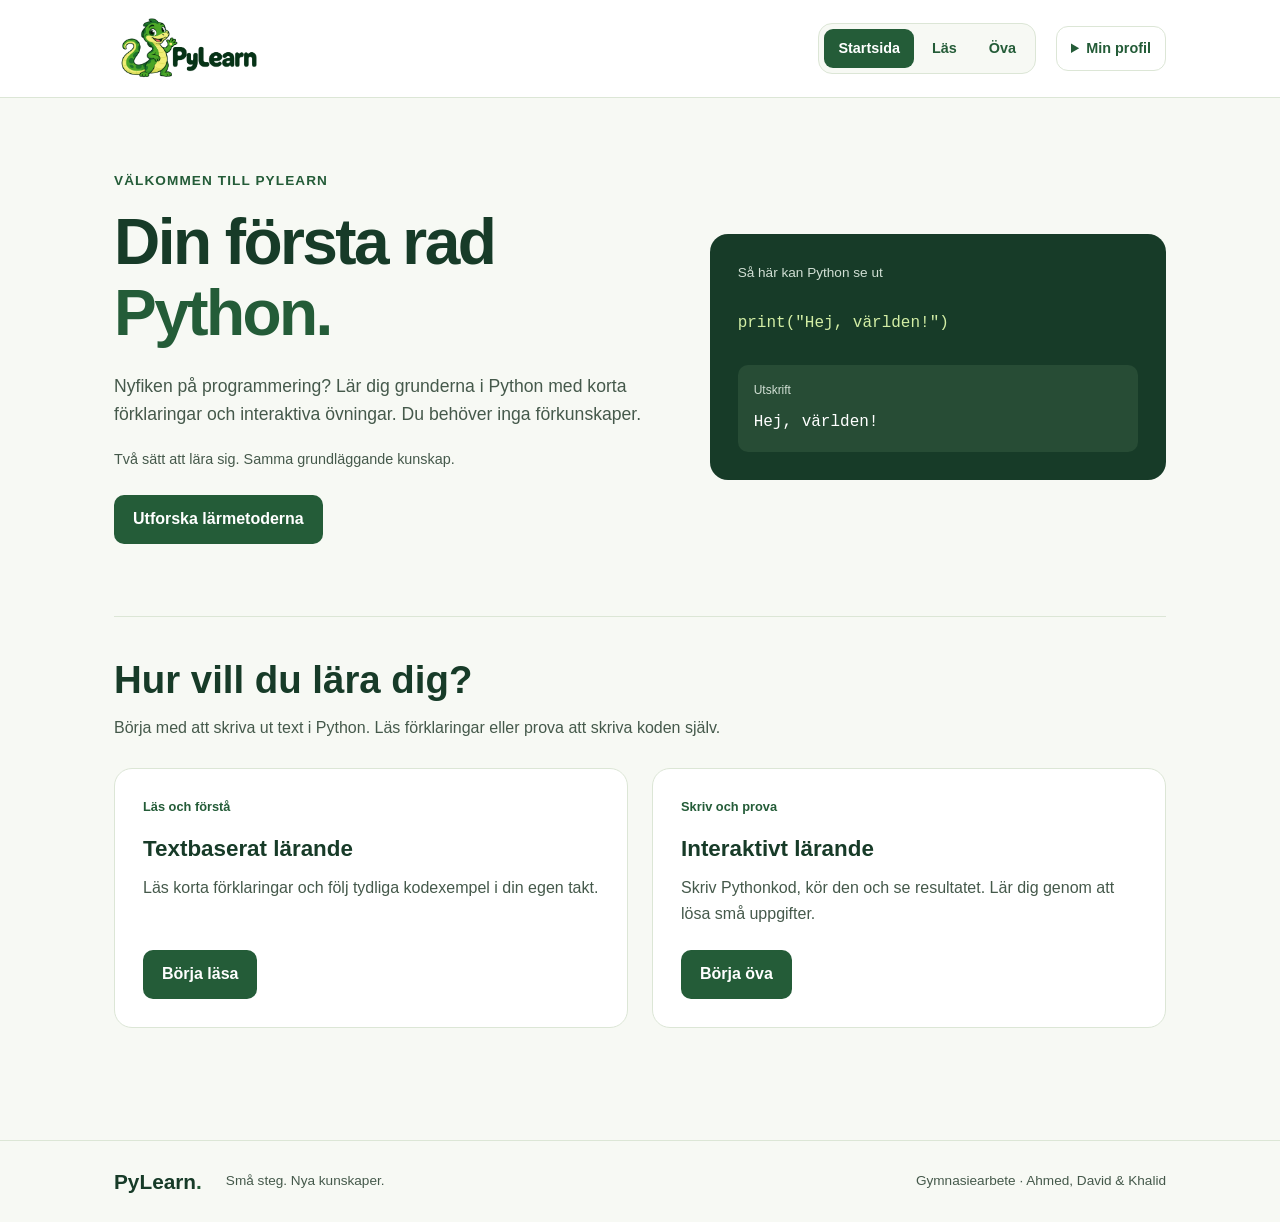
<file: index.html>
<!DOCTYPE html>
<html lang="sv">

<head>
    <meta charset="UTF-8">
    <meta name="viewport" content="width=device-width, initial-scale=1.0">

    <title>PyLearn – Lär dig Python</title>

    <link rel="stylesheet" href="css/style.css">
    <link rel="stylesheet" href="css/index.css">

    <script src="js/site.js" defer></script>
</head>

<body>
    <header class="site-header">
        <div class="container header-content">
            <a class="logo-link" href="index.html">
                <img src="assets/logo.png" alt="PyLearn – startsida">
            </a>

            <nav class="site-nav" aria-label="Huvudmeny">
                <a class="nav-link" href="index.html" aria-current="page">
                    Startsida
                </a>
                <a class="nav-link" href="text.html">Läs</a>
                <a class="nav-link" href="interactive.html">Öva</a>
            </nav>

            <details class="profile-menu">
                <summary>Min profil</summary>

                <div class="profile-panel">
                    <p class="profile-heading">Din plats i PyLearn</p>
                    <p data-participant-name>Du övar som gäst.</p>

                    <form id="participant-form">
                        <label for="participant-name">Visningsnamn</label>

                        <input id="participant-name" name="displayName" type="text" maxlength="30" autocomplete="off"
                            aria-describedby="participant-help" placeholder="Vad vill du kallas?">

                        <p id="participant-help" class="profile-help">
                            Valfritt. Sparas tillfälligt i den här fliken.
                        </p>

                        <button class="button" type="submit">
                            Spara namn
                        </button>
                    </form>

                    <p id="participant-message" role="status"></p>

                    <button class="profile-reset" type="button" data-new-participant>
                        Ny deltagare
                    </button>
                </div>
            </details>
        </div>
    </header>

    <main class="container">
        <section class="home-intro" aria-labelledby="intro-title">
            <div class="intro-text">
                <p class="intro-label">Välkommen till PyLearn</p>

                <h1 id="intro-title">
                    Din första rad <span>Python.</span>
                </h1>

                <p class="intro-description">
                    Nyfiken på programmering? Lär dig grunderna i Python
                    med korta förklaringar och interaktiva övningar.
                    Du behöver inga förkunskaper.
                </p>

                <p class="intro-detail">
                    Två sätt att lära sig. Samma grundläggande kunskap.
                </p>

                <a class="button intro-button" href="#learning-methods">
                    Utforska lärmetoderna
                </a>
            </div>

            <div class="intro-code">
                <p class="code-heading">Så här kan Python se ut</p>

                <pre><code>print("Hej, världen!")</code></pre>

                <div class="code-result">
                    <p>Utskrift</p>
                    <samp>Hej, världen!</samp>
                </div>
            </div>
        </section>

        <section class="home-methods" id="learning-methods" aria-labelledby="methods-title">
            <h2 id="methods-title">Hur vill du lära dig?</h2>

            <p class="methods-description">
                Börja med att skriva ut text i Python.
                Läs förklaringar eller prova att skriva koden själv.
            </p>

            <div class="methods-grid">
                <article class="method-card">
                    <span class="method-label">Läs och förstå</span>

                    <h3>Textbaserat lärande</h3>

                    <p>
                        Läs korta förklaringar och följ tydliga
                        kodexempel i din egen takt.
                    </p>

                    <a class="button" href="text.html">
                        Börja läsa
                    </a>
                </article>

                <article class="method-card">
                    <span class="method-label">Skriv och prova</span>

                    <h3>Interaktivt lärande</h3>

                    <p>
                        Skriv Pythonkod, kör den och se resultatet.
                        Lär dig genom att lösa små uppgifter.
                    </p>

                    <a class="button" href="interactive.html">
                        Börja öva
                    </a>
                </article>
            </div>
        </section>
    </main>

    <footer class="site-footer">
        <div class="container footer-content">
            <a class="footer-brand" href="index.html">
                PyLearn<span>.</span>
            </a>

            <p>Små steg. Nya kunskaper.</p>

            <p class="footer-credit">
                Gymnasiearbete · Ahmed, David &amp; Khalid
            </p>
        </div>
    </footer>
</body>

</html>
</file>
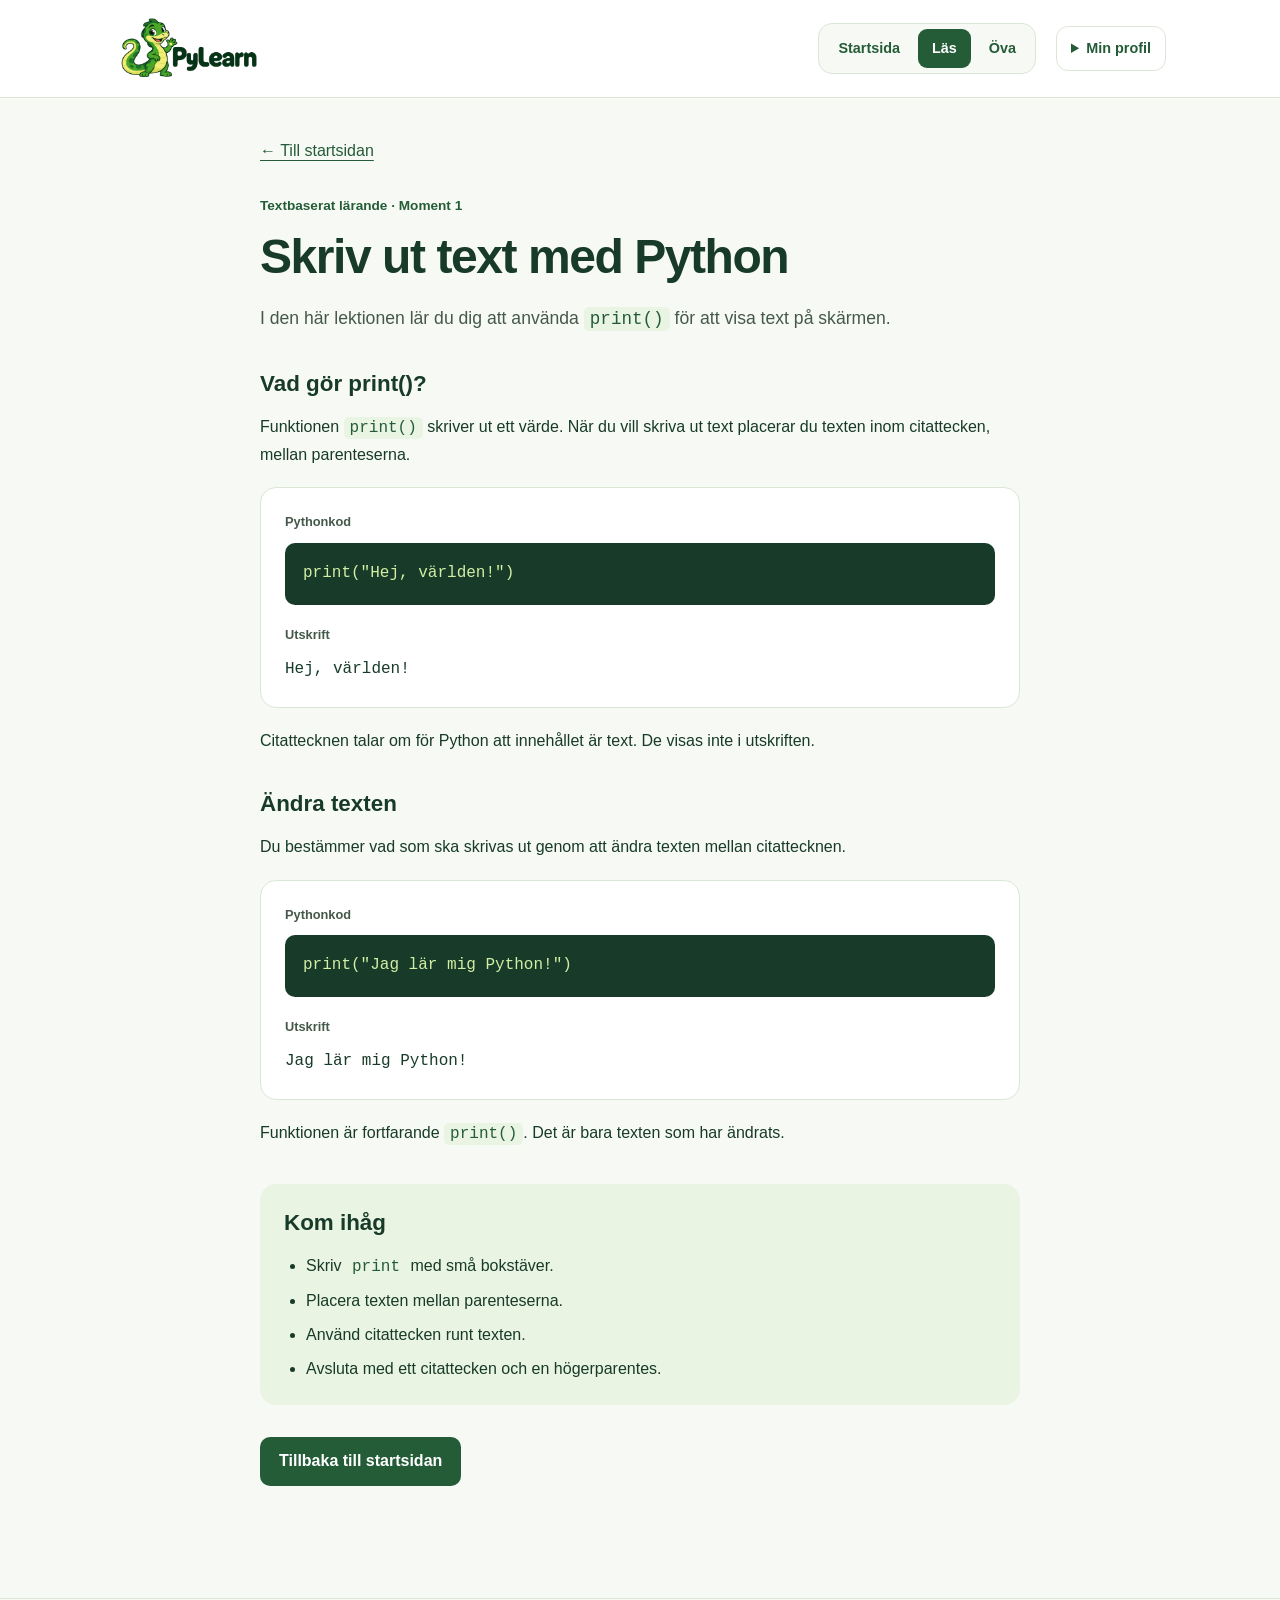
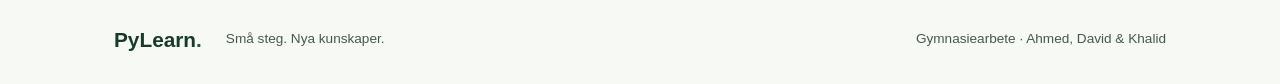
<file: text.html>
<!DOCTYPE html>
<html lang="sv">

<head>
    <meta charset="UTF-8">
    <meta name="viewport" content="width=device-width, initial-scale=1.0">

    <title>Skriv ut text – PyLearn</title>

    <link rel="stylesheet" href="css/style.css">
    <link rel="stylesheet" href="css/text.css">

    <script src="js/site.js" defer></script>
</head>

<body>
    <header class="site-header">
        <div class="container header-content">
            <a class="logo-link" href="index.html">
                <img src="assets/logo.png" alt="PyLearn – startsida">
            </a>

            <nav class="site-nav" aria-label="Huvudmeny">
                <a class="nav-link" href="index.html">Startsida</a>
                <a class="nav-link" href="text.html" aria-current="page">
                    Läs
                </a>
                <a class="nav-link" href="interactive.html">Öva</a>
            </nav>

            <details class="profile-menu">
                <summary>Min profil</summary>

                <div class="profile-panel">
                    <p class="profile-heading">Din plats i PyLearn</p>
                    <p data-participant-name>Du övar som gäst.</p>

                    <form id="participant-form">
                        <label for="participant-name">Visningsnamn</label>

                        <input id="participant-name" name="displayName" type="text" maxlength="30" autocomplete="off"
                            aria-describedby="participant-help" placeholder="Vad vill du kallas?">

                        <p id="participant-help" class="profile-help">
                            Valfritt. Sparas tillfälligt i den här fliken.
                        </p>

                        <button class="button" type="submit">
                            Spara namn
                        </button>
                    </form>

                    <p id="participant-message" role="status"></p>

                    <button class="profile-reset" type="button" data-new-participant>
                        Ny deltagare
                    </button>
                </div>
            </details>
        </div>
    </header>

    <main class="container">
        <article class="text-lesson" aria-labelledby="lesson-title">
            <a class="back-link" href="index.html">
                ← Till startsidan
            </a>

            <header class="lesson-heading">
                <p class="lesson-label">Textbaserat lärande · Moment 1</p>

                <h1 id="lesson-title">Skriv ut text med Python</h1>

                <p class="lesson-introduction">
                    I den här lektionen lär du dig att använda
                    <code>print()</code> för att visa text på skärmen.
                </p>
            </header>

            <section class="lesson-section" aria-labelledby="print-title">
                <h2 id="print-title">Vad gör print()?</h2>

                <p>
                    Funktionen <code>print()</code> skriver ut ett värde.
                    När du vill skriva ut text placerar du texten
                    inom citattecken, mellan parenteserna.
                </p>

                <div class="lesson-example">
                    <p class="example-label">Pythonkod</p>

                    <pre><code>print("Hej, världen!")</code></pre>

                    <div class="example-output">
                        <p class="example-label">Utskrift</p>
                        <samp>Hej, världen!</samp>
                    </div>
                </div>

                <p>
                    Citattecknen talar om för Python att innehållet är
                    text. De visas inte i utskriften.
                </p>
            </section>

            <section class="lesson-section" aria-labelledby="change-title">
                <h2 id="change-title">Ändra texten</h2>

                <p>
                    Du bestämmer vad som ska skrivas ut genom att
                    ändra texten mellan citattecknen.
                </p>

                <div class="lesson-example">
                    <p class="example-label">Pythonkod</p>

                    <pre><code>print("Jag lär mig Python!")</code></pre>

                    <div class="example-output">
                        <p class="example-label">Utskrift</p>
                        <samp>Jag lär mig Python!</samp>
                    </div>
                </div>

                <p>
                    Funktionen är fortfarande <code>print()</code>.
                    Det är bara texten som har ändrats.
                </p>
            </section>

            <aside class="lesson-reminder" aria-labelledby="remember-title">
                <h2 id="remember-title">Kom ihåg</h2>

                <ul>
                    <li>Skriv <code>print</code> med små bokstäver.</li>
                    <li>Placera texten mellan parenteserna.</li>
                    <li>Använd citattecken runt texten.</li>
                    <li>
                        Avsluta med ett citattecken och en högerparentes.
                    </li>
                </ul>
            </aside>

            <div class="lesson-actions">
                <a class="button" href="index.html">
                    Tillbaka till startsidan
                </a>
            </div>
        </article>
    </main>

    <footer class="site-footer">
        <div class="container footer-content">
            <a class="footer-brand" href="index.html">
                PyLearn<span>.</span>
            </a>

            <p>Små steg. Nya kunskaper.</p>

            <p class="footer-credit">
                Gymnasiearbete · Ahmed, David &amp; Khalid
            </p>
        </div>
    </footer>
</body>

</html>
</file>
<file: css/style.css>
/* Gemensamma färger */
:root {
    --background: #f7f9f4;
    --surface: #ffffff;
    --text: #173b28;
    --primary: #245c38;
    --light-green: #eaf4e3;
    --border: #dce6d6;
    --muted: #45594b;
}

/* Grundinställningar */
* {
    box-sizing: border-box;
}

body {
    display: flex;
    flex-direction: column;
    min-height: 100vh;
    margin: 0;
    background-color: var(--background);
    color: var(--text);
    font-family: Arial, sans-serif;
    line-height: 1.6;
}

body>main {
    flex: 1;
}

img {
    display: block;
    max-width: 100%;
    height: auto;
}

button,
input,
select,
textarea {
    font: inherit;
}

[hidden] {
    display: none !important;
}

/* Samma sidbredd på alla sidor */
.container {
    width: calc(100% - 32px);
    max-width: 1052px;
    margin: 0 auto;
}

/* Tangentbordsmarkering */
a:focus-visible,
button:focus-visible,
input:focus-visible,
select:focus-visible,
textarea:focus-visible,
summary:focus-visible {
    outline: 3px solid var(--primary);
    outline-offset: 4px;
}

/* Gemensamma knappar */
.button {
    display: inline-flex;
    align-items: center;
    justify-content: center;
    min-height: 44px;
    max-width: 100%;
    padding: 12px 18px;
    border: 1px solid transparent;
    border-radius: 10px;
    background-color: var(--primary);
    color: white;
    font-weight: bold;
    line-height: 1.4;
    text-align: center;
    text-decoration: none;
    cursor: pointer;
}

.button:hover {
    background-color: var(--text);
}

.button:disabled {
    border-color: var(--border);
    background-color: var(--light-green);
    color: var(--muted);
    cursor: not-allowed;
}

/* Kod inuti vanlig text */
p>code,
li>code {
    padding: 2px 6px;
    border-radius: 5px;
    background-color: var(--light-green);
    color: var(--primary);
    font-family: Consolas, "Courier New", monospace;
    overflow-wrap: anywhere;
}

/* Header */
.site-header {
    position: relative;
    z-index: 10;
    border-bottom: 1px solid var(--border);
    background-color: var(--surface);
}

.header-content {
    display: flex;
    align-items: center;
    flex-wrap: wrap;
    gap: 20px;
    padding: 12px 0;
}

.logo-link {
    display: block;
    flex-shrink: 0;
    width: 145px;
    max-width: 100%;
}

/* Huvudmeny */
.site-nav {
    display: flex;
    flex-wrap: wrap;
    gap: 4px;
    margin-left: auto;
    padding: 5px;
    border: 1px solid var(--border);
    border-radius: 14px;
    background-color: var(--background);
}

.nav-link {
    display: inline-block;
    padding: 8px 14px;
    border-radius: 9px;
    color: var(--primary);
    font-size: 0.9rem;
    font-weight: bold;
    text-decoration: none;
}

.nav-link:hover {
    background-color: var(--light-green);
}

.nav-link[aria-current="page"] {
    background-color: var(--primary);
    color: white;
}

/* Profilmeny */
.profile-menu {
    position: relative;
}

.profile-menu summary {
    min-height: 44px;
    padding: 10px 14px;
    border: 1px solid var(--border);
    border-radius: 12px;
    background-color: var(--surface);
    color: var(--primary);
    font-size: 0.9rem;
    font-weight: bold;
    cursor: pointer;
}

.profile-menu summary:hover,
.profile-menu[open] summary {
    background-color: var(--light-green);
}

.profile-panel {
    position: absolute;
    top: calc(100% + 12px);
    right: 0;
    width: min(320px, calc(100vw - 32px));
    padding: 24px;
    border: 1px solid var(--border);
    border-radius: 18px;
    background-color: var(--surface);
    box-shadow: 0 16px 48px rgb(23 59 40 / 12%);
}

.profile-panel p {
    margin: 0 0 16px;
    overflow-wrap: anywhere;
}

.profile-heading {
    font-size: 1.1rem;
    font-weight: bold;
}

.profile-panel [data-participant-name] {
    color: var(--muted);
    font-size: 0.9rem;
}

.profile-panel label {
    display: block;
    margin-bottom: 8px;
    font-size: 0.85rem;
    font-weight: bold;
}

.profile-panel input {
    width: 100%;
    min-width: 0;
    padding: 12px;
    border: 1px solid #849688;
    border-radius: 10px;
    background-color: white;
    color: var(--text);
}

.profile-panel .profile-help {
    margin: 10px 0 16px;
    color: var(--muted);
    font-size: 0.8rem;
}

.profile-panel .button {
    width: 100%;
}

.profile-panel #participant-message {
    margin: 12px 0 0;
    color: var(--primary);
    font-size: 0.85rem;
}

#participant-message:empty {
    display: none;
}

.profile-reset {
    display: block;
    min-height: 44px;
    margin-top: 16px;
    padding: 8px 0;
    border: 0;
    background-color: transparent;
    color: var(--primary);
    font-size: 0.85rem;
    text-decoration: underline;
    text-underline-offset: 4px;
    cursor: pointer;
}

/* Sidfot */
.site-footer {
    margin-top: 48px;
    padding: 24px 0;
    border-top: 1px solid var(--border);
    background-color: var(--background);
}

.footer-content {
    display: flex;
    align-items: center;
    flex-wrap: wrap;
    gap: 12px 24px;
}

.footer-content p {
    margin: 0;
    color: var(--muted);
    font-size: 0.85rem;
}

.footer-brand {
    color: var(--text);
    font-size: 1.3rem;
    font-weight: bold;
    text-decoration: none;
}

.footer-brand span {
    color: var(--primary);
}

.footer-content .footer-credit {
    margin-left: auto;
}

/* Mobil och mindre skärmar */
@media (max-width: 640px) {
    .header-content {
        gap: 12px;
    }

    .logo-link {
        width: 125px;
    }

    .profile-menu {
        margin-left: auto;
    }

    .site-nav {
        order: 3;
        justify-content: center;
        width: 100%;
        margin-left: 0;
    }

    .site-nav .nav-link {
        flex: 1;
        text-align: center;
    }

    .footer-content {
        gap: 8px 16px;
    }

    .footer-content .footer-credit {
        width: 100%;
        margin-left: 0;
    }
}
</file>
<file: css/index.css>
/* Välkomstsektion */
.home-intro {
    display: grid;
    grid-template-columns: 1.2fr 1fr;
    align-items: center;
    gap: 48px;
    padding: 72px 0;
}

/* Låt kolumnerna krympa på mindre skärmar */
.intro-text,
.intro-code {
    min-width: 0;
}

.intro-label {
    margin: 0 0 16px;
    color: var(--primary);
    font-size: 0.85rem;
    font-weight: bold;
    letter-spacing: 0.08em;
    text-transform: uppercase;
}

.intro-text h1 {
    margin: 0 0 24px;
    font-size: clamp(2.5rem, 5vw, 4rem);
    line-height: 1.1;
    letter-spacing: -0.04em;
}

.intro-text h1 span {
    color: var(--primary);
}

.intro-description {
    margin: 0 0 20px;
    color: #45594b;
    font-size: 1.1rem;
}

.intro-detail {
    margin: 0;
    color: #45594b;
    font-size: 0.9rem;
}

.intro-button {
    margin-top: 24px;
}

/* Pythonexemplet */
.intro-code {
    padding: 28px;
    border-radius: 18px;
    background-color: var(--text);
    color: white;
}

.code-heading {
    margin: 0;
    color: #d1dfd4;
    font-size: 0.85rem;
}

.intro-code pre {
    margin: 28px 0;
    overflow-x: auto;
    font-size: 1rem;
}

.intro-code code,
.code-result samp {
    font-family: Consolas, "Courier New", monospace;
}

.intro-code code {
    color: #d3eea5;
}

.code-result {
    padding: 16px;
    border-radius: 10px;
    background-color: #274c35;
}

.code-result p {
    margin: 0 0 8px;
    color: #d1dfd4;
    font-size: 0.75rem;
}

/* Sektion för lärmetoderna */
.home-methods {
    padding: 40px 0 64px;
    border-top: 1px solid var(--border);
    scroll-margin-top: 24px;
}

.home-methods h2 {
    margin: 0 0 12px;
    font-size: clamp(1.8rem, 4vw, 2.4rem);
    line-height: 1.2;
}

.methods-description {
    margin: 0 0 28px;
    color: #45594b;
}

.methods-grid {
    display: grid;
    grid-template-columns: repeat(2, minmax(0, 1fr));
    gap: 24px;
}

/* Startsidan: metodkort */
.method-card {
    display: flex;
    flex-direction: column;
    align-items: flex-start;
    min-width: 0;
    padding: 28px;
    border: 1px solid var(--border);
    border-radius: 18px;
    background-color: var(--surface);
}

.method-label {
    color: var(--primary);
    font-size: 0.8rem;
    font-weight: bold;
}

.method-card h3 {
    margin: 16px 0 12px;
    font-size: 1.4rem;
    line-height: 1.3;
}

.method-card p {
    margin: 0 0 24px;
    color: #45594b;
}

.method-card .button {
    margin-top: auto;
}

/* Mobil och mindre surfplattor */
@media (max-width: 760px) {
    .home-intro {
        grid-template-columns: 1fr;
        gap: 28px;
        padding: 40px 0;
    }

    .intro-code {
        padding: 20px;
    }

    .methods-grid {
        grid-template-columns: 1fr;
    }

    .method-card {
        padding: 24px;
    }
}
</file>
<file: css/text.css>
/* Textlektionens sidbredd och avstånd */
.text-lesson {
    max-width: 760px;
    margin: 0 auto;
    padding: 32px 0 64px;
}

.back-link {
    display: inline-block;
    padding: 8px 0;
    color: var(--primary);
    text-underline-offset: 4px;
}

/* Lektionens introduktion */
.lesson-heading {
    margin: 24px 0 36px;
}

.lesson-label {
    margin: 0 0 12px;
    color: var(--primary);
    font-size: 0.85rem;
    font-weight: bold;
}

.lesson-heading h1 {
    margin: 0 0 20px;
    font-size: clamp(2rem, 5vw, 3rem);
    line-height: 1.15;
    letter-spacing: -0.03em;
}

.lesson-introduction {
    margin: 0;
    color: #45594b;
    font-size: 1.1rem;
}

/* Lektionens innehåll */
.lesson-section {
    margin-bottom: 36px;
}

.lesson-section h2,
.lesson-reminder h2 {
    margin: 0 0 16px;
    font-size: 1.4rem;
    line-height: 1.3;
}

.lesson-section p {
    margin: 0 0 16px;
}

.text-lesson code,
.text-lesson samp {
    font-family: Consolas, "Courier New", monospace;
}

/* Kodexempel och utskrift */
.lesson-example {
    margin: 20px 0;
    padding: 24px;
    border: 1px solid var(--border);
    border-radius: 16px;
    background-color: var(--surface);
}

.lesson-example .example-label {
    margin: 0 0 10px;
    color: #45594b;
    font-family: Arial, sans-serif;
    font-size: 0.8rem;
    font-weight: bold;
}

.lesson-example pre {
    margin: 0;
    padding: 18px;
    overflow-x: auto;
    border-radius: 10px;
    background-color: var(--text);
    color: #d3eea5;
    font-size: 1rem;
}

.example-output {
    margin-top: 20px;
}

.example-output samp {
    overflow-wrap: anywhere;
}

/* Sammanfattning */
.lesson-reminder {
    padding: 24px;
    border-radius: 16px;
    background-color: var(--light-green);
}

.lesson-reminder ul {
    margin: 0;
    padding-left: 22px;
}

.lesson-reminder li + li {
    margin-top: 8px;
}

.lesson-actions {
    margin-top: 32px;
}

/* Mindre skärmar */
@media (max-width: 600px) {
    .text-lesson {
        padding: 24px 0 40px;
    }

    .lesson-example,
    .lesson-reminder {
        padding: 18px;
    }

    .lesson-example pre {
        padding: 14px;
        font-size: 0.9rem;
    }

    .lesson-actions .button {
        width: 100%;
    }
}
</file>
